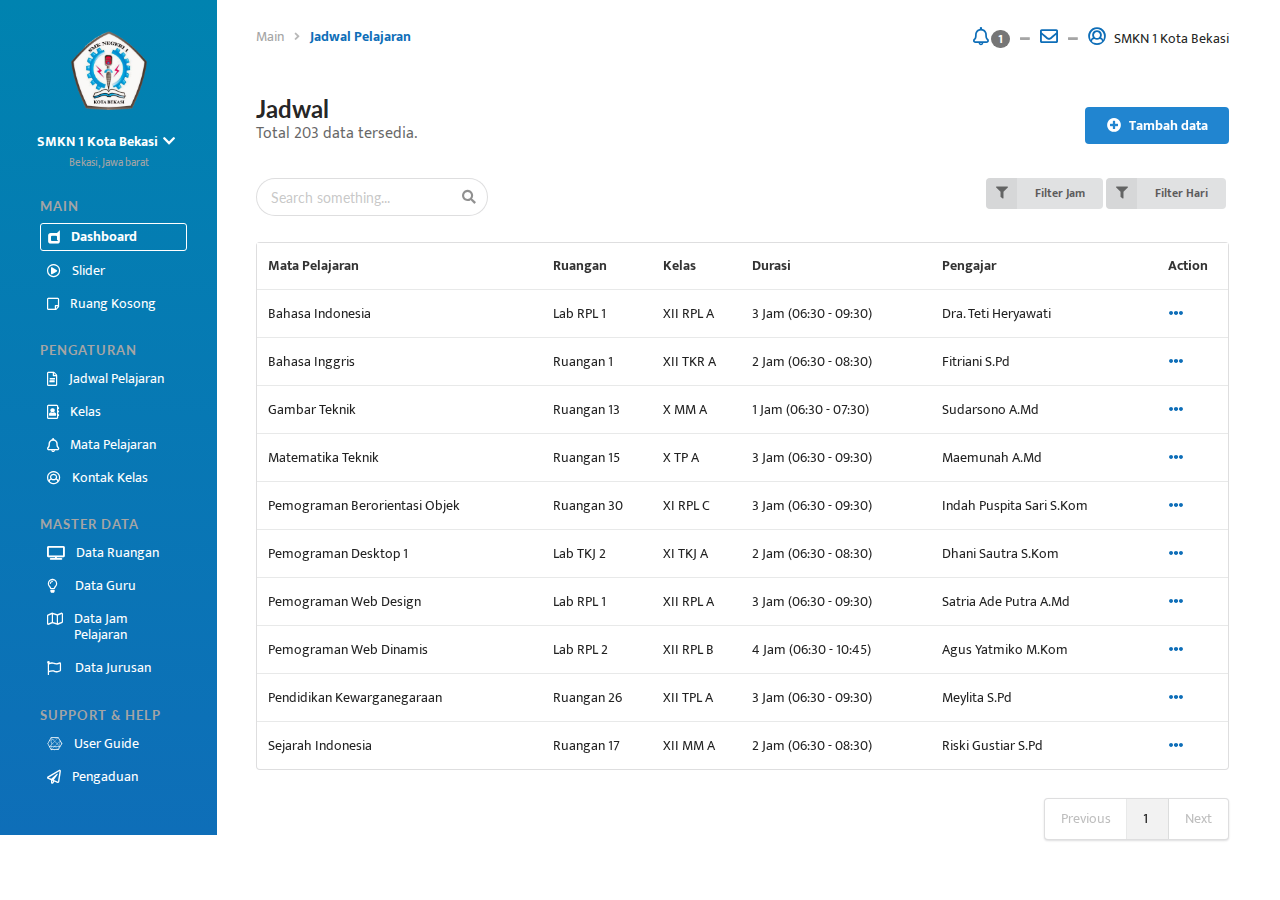
<file: index.html>
<!DOCTYPE html>
<html>
<head>
	<meta charset="utf-8"/>
	<link rel="stylesheet" type="text/css" href="assets/plugins/semantic/semantic.min.css">
	<link rel="stylesheet" type="text/css" href="assets/css/core.css">
	<link rel="stylesheet" type="text/css" href="assets/css/custom.css">
	<link rel="stylesheet" type="text/css" href="assets/css/custom-menu.css">
	<link href="https://fonts.googleapis.com/icon?family=Material+Icons" rel="stylesheet">
	<link href="https://fonts.googleapis.com/css?family=Mukta:400,500,700,800" rel="stylesheet"> 
	<script type="text/javascript" src="assets/js/jquery.min.js"></script>
	<script type="text/javascript" src="assets/plugins/datatable/jquery.dataTables.min.js"></script>
	<script type="text/javascript" src="assets/plugins/datatable/dataTables.semanticui.min.js"></script>
	<script type="text/javascript" src="assets/plugins/semantic/semantic.min.js"></script>
	<title></title>
	<style type="text/css">
	*{
		font-family: 'Mukta', sans-serif;
	}
</style>
</head>
<body>
	<div class="pusher">
		<div class="full-height">
			<div class="ui grid">
				<div class="three wide column" style="padding-bottom: 0">
					<div class=" no-pad gradient">
						<div class="custom-sidebar">
							<div class="column four wide ">
								<div class="ui container">
									<center>
										<img src="assets/img/card.png" class="m-t--20 circular ui image" width="88px">
										<div class="text-white m-t-15" >
											<div class="ui dropdown m-b--10 no-pad">
												<div class="text font-10 text-bold">SMKN 1 Kota Bekasi</div>
												<i class="chevron down icon"></i>
												<div class="menu inverted text-base" style="margin-left: 50% !important;">
													<center><i class="power off icon m-t-5"></i></center>
													<div class="item">Logout</div>
												</div>
											</div><br>
											<small class="text-grey m-t--30">Bekasi, Jawa barat</small>
										</div>
									</center>

									<div class="clear m-t--0 m-b--0"></div>

									<h4 class="text-grey font-09 module-list m-b--0">MAIN</h4>
									<div class="container">
										<div class="ui list m-l-10">
											<div class="item item-menu active">
												<i class="dashcube icon icon-menu"></i>
												<div class="content">
													<a class="link-menu  active">Dashboard</a>
												</div>
											</div>

											<div class="item item-menu">
												<i class="play circle outline icon icon-menu"></i>
												<div class="content">
													<a class="link-menu">Slider</a>
												</div>
											</div>

											<div class="item item-menu">
												<i class="sticky note outline icon icon-menu"></i>
												<div class="content">
													<a class="link-menu">Ruang Kosong</a>
												</div>
											</div>
										</div>
									</div>

									<h4 class="text-grey font-09 module-list m-b--0">PENGATURAN</h4>
									<div class="container">
										<div class="ui list m-l-10">
											<div class="item item-menu">
												<i class="file alternate outline icon icon-menu"></i>
												<div class="content">
													<a class="link-menu ">Jadwal Pelajaran</a>
												</div>
											</div>

											<div class="item item-menu">
												<i class="address book outline icon icon-menu"></i>
												<div class="content">
													<a class="link-menu">Kelas </a>
												</div>
											</div>

											<div class="item item-menu">
												<i class="bell outline icon icon-menu"></i>
												<div class="content">
													<a class="link-menu">Mata Pelajaran</a>
												</div>
											</div>

											<div class="item item-menu">
												<i class="user circle outline icon icon-menu"></i>
												<div class="content">
													<a class="link-menu">Kontak Kelas</a>
												</div>
											</div>
										</div>
									</div>

									<h4 class="text-grey font-09 module-list m-b--0">MASTER DATA</h4>
									<div class="container">
										<div class="ui list m-l-10">
											<div class="item item-menu">
												<i class="tv icon icon-menu"></i>
												<div class="content">
													<a class="link-menu">Data Ruangan</a>
												</div>
											</div>
											<div class="item item-menu">
												<i class="lightbulb outline icon icon-menu"></i>
												<div class="content">
													<a class="link-menu ">&nbsp; Data Guru</a>
												</div>
											</div>

											<div class="item item-menu">
												<i class="map outline icon icon-menu"></i>
												<div class="content">
													<a class="link-menu">Data Jam Pelajaran </a>
												</div>
											</div>

											<div class="item item-menu">
												<i class="flag outline icon icon-menu"></i>
												<div class="content">
													<a class="link-menu">&nbsp;Data Jurusan</a>
												</div>
											</div>

											
										</div>
									</div>

									<h4 class="text-grey font-09 module-list m-b--0">SUPPORT & HELP</h4>
									<div class="container">
										<div class="ui list m-l-10">
											<div class="item item-menu">
												<i class="connectdevelop icon icon-menu"></i>
												<div class="content">
													<a class="link-menu">User Guide</a>
												</div>
											</div>
											<div class="item item-menu">
												<i class="paper plane outline icon icon-menu"></i>
												<div class="content">
													<a class="link-menu ">Pengaduan</a>
												</div>
											</div>											
										</div>
									</div>

								</div>

							</div>
						</div>
					</div>
				</div>
				<div class="thirteen wide column m-l--20 m-t-20" style="padding:0 45px !important">
					<div class="clear m-t-20"></div>
					<div class="ui container">
						<div class="ui grid">
							<div class="row">
								<div class="ten wide column">
									<div class="segment">
										<div class="ui breadcrumb">
											<div class="text-grey section">Main </div>
											<i class="right angle icon divider"></i>
											<div class="active text-base section">Jadwal Pelajaran</div>
										</div>
									</div>
								</div>
								<div class="six wide column " >
									<div class="right floated righted" >
										<i class="pop bell outline  icon text-base font-13"></i><div class="ui grey horizontal label m-l--5" style="min-width: 0em !important;border-radius: 25px;padding: 3px 7px">1</div>
										<div class="ui special popup">
											<div class="content">Expired date : 28 Februari 2019</div>
										</div>
										<i class="minus m-t--10  icon text-grey font-08" ></i> 
										<i class="pop envelope outline  icon text-base font-13" ></i> 
										<div class="ui special popup">
											<div class="content">Send message to : <span class="text-base">support@piketku.id</span>  <br> When the system crash</div>
										</div>
										<i class="minus m-t--10  icon text-grey font-08" ></i> 
										<i class="user circle outline  icon text-base font-13" ></i> SMKN 1 Kota Bekasi
									</div>
								</div>
							</div>
							<div class="clear m-t-20"></div>

							<div class="row">
								<div class="sixteen column wide">
									<div class="row">
										<div class="ui two column grid">
											<div class="row">
												<div class="column"> 
													<h2 class="ui header">Jadwal
														<small class="sub header">Total 203 data tersedia.</small>
													</h2>
												</div>
												<div class="column">
													<div class="right floated blue ui animated button m-t-10" tabindex="0">
														<div class="visible content">
															<i class="plus circle icon"></i>
															Tambah data
														</div>
														<div class="hidden content">
															<i class="right arrow icon"></i>
														</div>
													</div>
												</div>
											</div>
										</div>
									</div>
									<div class="clear m-t-20"></div>
									<div class="row ">
										<div class="ui two column grid">
											<div class="column ">
												<div class="ui search">
													<div class="ui icon input tiny">
														<input class="prompt" type="text" placeholder="Search something...">
														<i class="search icon"></i>
													</div>
													<div class="results"></div>
												</div>
											</div>
											<div class="column righted">
												<div class="righted ui floating dropdown labeled icon button tiny">
													<i class="filter icon"></i>
													<span class="text">Filter Hari</span>
													<div class="menu">
														<div class="ui icon search input">
															<i class="search icon"></i>
															<input type="text" placeholder="Cari Hari">
														</div>
														<div class="divider"></div>
														<div class="header">
															<i class="tags icon"></i>
															Tag Label
														</div>
														<div class="scrolling menu">
															<div class="item">
																<div class="ui red empty circular label"></div>
																Senin
															</div>
															<div class="item">
																<div class="ui blue empty circular label"></div>
																Selasa
															</div>
															<div class="item">
																<div class="ui black empty circular label"></div>
																Rabu
															</div>
															<div class="item">
																<div class="ui purple empty circular label"></div>
																Kamis
															</div>
															<div class="item">
																<div class="ui orange empty circular label"></div>
																Jumat
															</div>
															<div class="item">
																<div class="ui empty circular label"></div>
																Sabtu
															</div>
															<div class="item">
																<div class="ui yellow empty circular label"></div>
																Minggu
															</div>
														</div>
													</div>
												</div>
												<div class="righted ui floating dropdown labeled icon button tiny">
													<i class="filter icon"></i>
													<span class="text">Filter Jam</span>
													<div class="menu">
														<div class="ui icon search input">
															<i class="search icon"></i>
															<input type="text" placeholder="Cari Hari">
														</div>
														<div class="divider"></div>
														<div class="header">
															<i class="tags icon"></i>
															Tag Label
														</div>
														<div class="scrolling menu">
															<div class="item">
																<div class="ui red empty circular label"></div>
																Jam ke 1 (07:30 - 08:30)
															</div>
															<div class="item">
																<div class="ui blue empty circular label"></div>
																Jam ke 1 (07:30 - 08:30)
															</div>
															<div class="item">
																<div class="ui black empty circular label"></div>
																Jam ke 1 (07:30 - 08:30)
															</div>
															<div class="item">
																<div class="ui purple empty circular label"></div>
																Jam ke 1 (07:30 - 08:30)
															</div>
															<div class="item">
																<div class="ui orange empty circular label"></div>
																Jam ke 1 (07:30 - 08:30)
															</div>
															<div class="item">
																<div class="ui empty circular label"></div>
																Jam ke 1 (07:30 - 08:30)
															</div>
															<div class="item">
																<div class="ui yellow empty circular label"></div>
																Jam ke 1 (07:30 - 08:30)
															</div>
														</div>
													</div>
												</div>
											</div>

											
										</div>
									</div>
									<div class="row m-t--30">
										<table class="ui single line table datatable">
											<thead>
												<tr>
													<th>Mata Pelajaran</th>
													<th>Ruangan</th>
													<th>Kelas</th>
													<th>Durasi</th>
													<th>Pengajar</th>
													<th>Action</th>
												</tr>
											</thead>
											<tbody>
												<tr>
													<td>Pemograman Web Design</td>
													<td>Lab RPL 1</td>
													<td>XII RPL A</td>
													<td>3 Jam (06:30 - 09:30)</td>
													<td>Satria Ade Putra A.Md</td>
													<td>
														<div class="ui dropdown ">
															<i class="ellipsis horizontal icon text-base"></i>
															<div class="menu inverted text-base">
																<div class="item">Edit</div>
																<div class="item">Delete</div>
															</div>
														</div>
														
													</td>
												</tr>

												<tr>
													<td>Pemograman Desktop 1</td>
													<td>Lab TKJ 2</td>
													<td>XI TKJ A</td>
													<td>2 Jam (06:30 - 08:30)</td>
													<td>Dhani Sautra S.Kom</td>
													<td>
														<div class="ui dropdown ">
															<i class="ellipsis horizontal icon text-base"></i>
															<div class="menu inverted text-base">
																<div class="item">Edit</div>
																<div class="item">Delete</div>
															</div>
														</div>
														
													</td>
												</tr>

												<tr>
													<td>Pemograman Web Dinamis </td>
													<td>Lab RPL 2</td>
													<td>XII RPL B</td>
													<td>4 Jam (06:30 - 10:45)</td>
													<td>Agus Yatmiko M.Kom</td>
													<td>
														<div class="ui dropdown ">
															<i class="ellipsis horizontal icon text-base"></i>
															<div class="menu inverted text-base">
																<div class="item">Edit</div>
																<div class="item">Delete</div>
															</div>
														</div>
														
													</td>
												</tr>

												<tr>
													<td>Pemograman Berorientasi Objek</td>
													<td>Ruangan 30</td>
													<td>XI RPL C</td>
													<td>3 Jam (06:30 - 09:30)</td>
													<td>Indah Puspita Sari S.Kom</td>
													<td>
														<div class="ui dropdown ">
															<i class="ellipsis horizontal icon text-base"></i>
															<div class="menu inverted text-base">
																<div class="item">Edit</div>
																<div class="item">Delete</div>
															</div>
														</div>
														
													</td>
												</tr>

												<tr>
													<td>Matematika Teknik</td>
													<td>Ruangan 15</td>
													<td>X TP A</td>
													<td>3 Jam (06:30 - 09:30)</td>
													<td>Maemunah A.Md</td>
													<td>
														<div class="ui dropdown ">
															<i class="ellipsis horizontal icon text-base"></i>
															<div class="menu inverted text-base">
																<div class="item">Edit</div>
																<div class="item">Delete</div>
															</div>
														</div>
														
													</td>
												</tr>

												<tr>
													<td>Gambar Teknik</td>
													<td>Ruangan 13</td>
													<td>X MM A</td>
													<td>1 Jam (06:30 - 07:30)</td>
													<td>Sudarsono A.Md</td>
													<td>
														<div class="ui dropdown ">
															<i class="ellipsis horizontal icon text-base"></i>
															<div class="menu inverted text-base">
																<div class="item">Edit</div>
																<div class="item">Delete</div>
															</div>
														</div>
														
													</td>
												</tr>

												<tr>
													<td>Bahasa Indonesia</td>
													<td>Lab RPL 1</td>
													<td>XII RPL A</td>
													<td>3 Jam (06:30 - 09:30)</td>
													<td>Dra. Teti Heryawati</td>
													<td>
														<div class="ui dropdown ">
															<i class="ellipsis horizontal icon text-base"></i>
															<div class="menu inverted text-base">
																<div class="item">Edit</div>
																<div class="item">Delete</div>
															</div>
														</div>
														
													</td>
												</tr>

												<tr>
													<td>Pendidikan Kewarganegaraan</td>
													<td>Ruangan 26</td>
													<td>XII TPL A</td>
													<td>3 Jam (06:30 - 09:30)</td>
													<td>Meylita S.Pd</td>
													<td>
														<div class="ui dropdown ">
															<i class="ellipsis horizontal icon text-base"></i>
															<div class="menu inverted text-base">
																<div class="item">Edit</div>
																<div class="item">Delete</div>
															</div>
														</div>
														
													</td>
												</tr>

												<tr>
													<td>Sejarah Indonesia</td>
													<td>Ruangan 17</td>
													<td>XII MM A</td>
													<td>2 Jam (06:30 - 08:30)</td>
													<td>Riski Gustiar S.Pd</td>
													<td>
														<div class="ui dropdown ">
															<i class="ellipsis horizontal icon text-base"></i>
															<div class="menu inverted text-base">
																<div class="item">Edit</div>
																<div class="item">Delete</div>
															</div>
														</div>
														
													</td>
												</tr>

												<tr>
													<td>Bahasa Inggris</td>
													<td>Ruangan 1</td>
													<td>XII TKR A</td>
													<td>2 Jam (06:30 - 08:30)</td>
													<td>Fitriani S.Pd</td>
													<td>
														<div class="ui dropdown ">
															<i class="ellipsis horizontal icon text-base"></i>
															<div class="menu inverted text-base">
																<div class="item">Edit</div>
																<div class="item">Delete</div>
															</div>
														</div>
														
													</td>
												</tr>
											</tbody>
										</table>
									</div>
								</div>
							</div>
						</div>
					</div>
				</div>
			</div>
		</div>
	</div>
</div>


</body>
<script type="text/javascript">
	$(document).ready(function(){
		$('.ui.dropdown') .dropdown();
		$('.datatable').DataTable({
			"info":     false,
			"filter" : false,
			"bLengthChange": false,
		});
		$('.pop') .popup({ inline: true });
	})
</script>
</html>
</file>
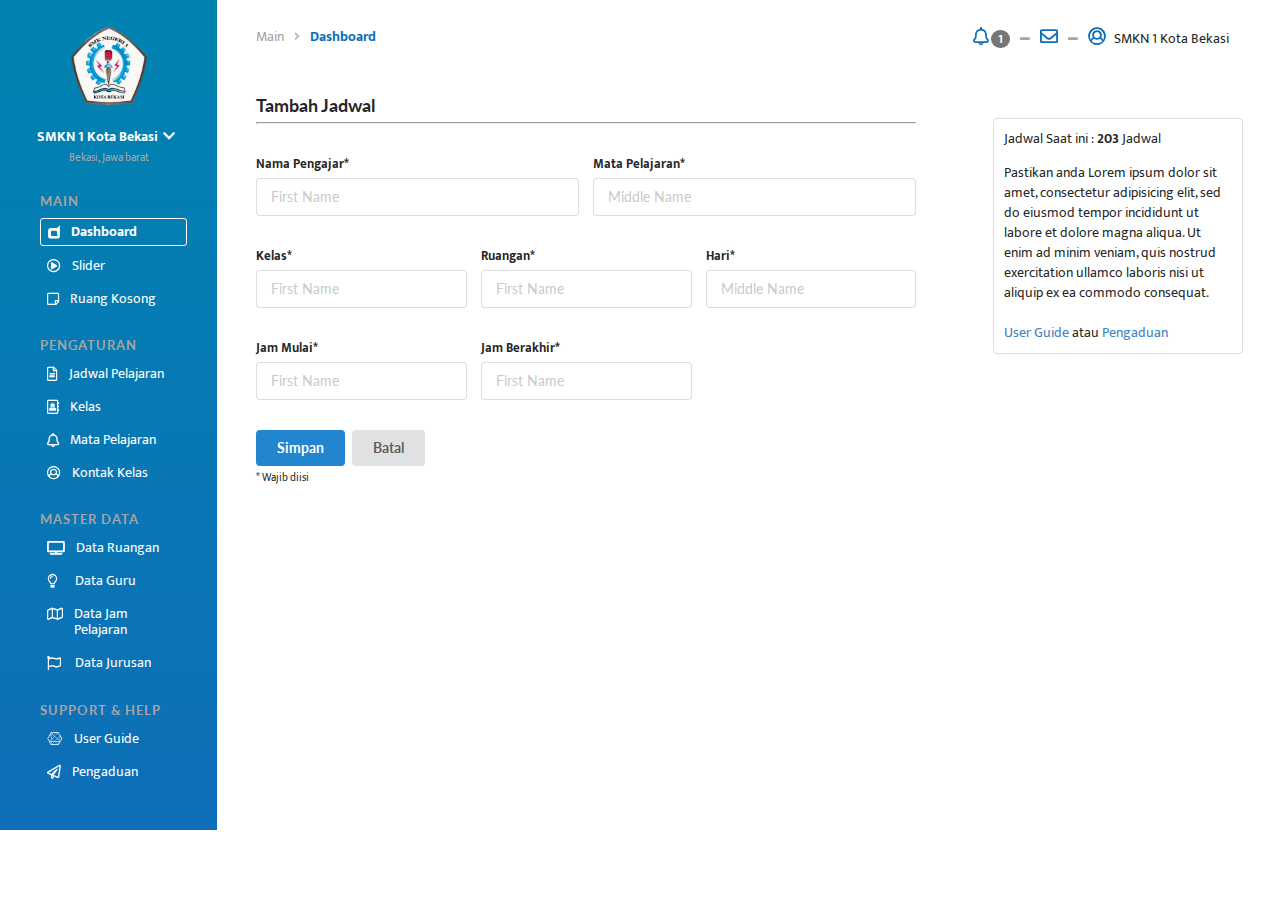
<file: form.html>
<!DOCTYPE html>
<html>
<head>
	<meta charset="utf-8"/>
	<link rel="stylesheet" type="text/css" href="assets/plugins/semantic/semantic.min.css">
	<link rel="stylesheet" type="text/css" href="assets/css/core.css">
	<link rel="stylesheet" type="text/css" href="assets/css/custom.css">
	<link rel="stylesheet" type="text/css" href="assets/css/custom-form.css">
	<link rel="stylesheet" type="text/css" href="assets/css/custom-menu.css">
	<link href="https://fonts.googleapis.com/icon?family=Material+Icons" rel="stylesheet">
	<link href="https://fonts.googleapis.com/css?family=Mukta:400,500,700,800" rel="stylesheet"> 
	<script type="text/javascript" src="assets/js/jquery.min.js"></script>
	<script type="text/javascript" src="assets/plugins/datatable/jquery.dataTables.min.js"></script>
	<script type="text/javascript" src="assets/plugins/datatable/dataTables.semanticui.min.js"></script>
	<script type="text/javascript" src="assets/plugins/semantic/semantic.min.js"></script>
	<title></title>
	<style type="text/css">
	*{
		font-family: 'Mukta', sans-serif;
	}
</style>
</head>
<body>
	<div class="pusher">
		<div class="full-height">
			<div class="ui grid">
				<div class="three wide column" style="padding-bottom: 0">
					<div class=" no-pad gradient">
						<div class="custom-sidebar">
							<div class="column four wide ">
								<div class="ui container">
									<center>
										<img src="assets/img/card.png" class="m-t--25 circular ui image" width="88px">
										<div class="text-white m-t-15" >
											<div class="ui dropdown m-b--10 no-pad">
												<div class="text font-10 text-bold">SMKN 1 Kota Bekasi</div>
												<i class="chevron down icon"></i>
												<div class="menu inverted text-base" style="margin-left: 50% !important;">
													<center><i class="power off icon m-t-5"></i></center>
													<div class="item">Logout</div>
												</div>
											</div><br>
											<small class="text-grey m-t--30">Bekasi, Jawa barat</small>
										</div>
									</center>
									<div class="clear m-t--0 m-b--0"></div>

									<h4 class="text-grey font-09 module-list m-b--0">MAIN</h4>
									<div class="container">
										<div class="ui list m-l-10">
											<div class="item item-menu active">
												<i class="dashcube icon icon-menu"></i>
												<div class="content">
													<a class="link-menu  active">Dashboard</a>
												</div>
											</div>

											<div class="item item-menu">
												<i class="play circle outline icon icon-menu"></i>
												<div class="content">
													<a class="link-menu">Slider</a>
												</div>
											</div>

											<div class="item item-menu">
												<i class="sticky note outline icon icon-menu"></i>
												<div class="content">
													<a class="link-menu">Ruang Kosong</a>
												</div>
											</div>
										</div>
									</div>

									<h4 class="text-grey font-09 module-list m-b--0">PENGATURAN</h4>
									<div class="container">
										<div class="ui list m-l-10">
											<div class="item item-menu">
												<i class="file alternate outline icon icon-menu"></i>
												<div class="content">
													<a class="link-menu ">Jadwal Pelajaran</a>
												</div>
											</div>

											<div class="item item-menu">
												<i class="address book outline icon icon-menu"></i>
												<div class="content">
													<a class="link-menu">Kelas </a>
												</div>
											</div>

											<div class="item item-menu">
												<i class="bell outline icon icon-menu"></i>
												<div class="content">
													<a class="link-menu">Mata Pelajaran</a>
												</div>
											</div>

											<div class="item item-menu">
												<i class="user circle outline icon icon-menu"></i>
												<div class="content">
													<a class="link-menu">Kontak Kelas</a>
												</div>
											</div>
										</div>
									</div>

									<h4 class="text-grey font-09 module-list m-b--0">MASTER DATA</h4>
									<div class="container">
										<div class="ui list m-l-10">
											<div class="item item-menu">
												<i class="tv icon icon-menu"></i>
												<div class="content">
													<a class="link-menu">Data Ruangan</a>
												</div>
											</div>
											<div class="item item-menu">
												<i class="lightbulb outline icon icon-menu"></i>
												<div class="content">
													<a class="link-menu ">&nbsp; Data Guru</a>
												</div>
											</div>

											<div class="item item-menu">
												<i class="map outline icon icon-menu"></i>
												<div class="content">
													<a class="link-menu">Data Jam Pelajaran </a>
												</div>
											</div>

											<div class="item item-menu">
												<i class="flag outline icon icon-menu"></i>
												<div class="content">
													<a class="link-menu">&nbsp;Data Jurusan</a>
												</div>
											</div>

											
										</div>
									</div>

									<h4 class="text-grey font-09 module-list m-b--0">SUPPORT & HELP</h4>
									<div class="container">
										<div class="ui list m-l-10">
											<div class="item item-menu">
												<i class="connectdevelop icon icon-menu"></i>
												<div class="content">
													<a class="link-menu">User Guide</a>
												</div>
											</div>
											<div class="item item-menu">
												<i class="paper plane outline icon icon-menu"></i>
												<div class="content">
													<a class="link-menu ">Pengaduan</a>
												</div>
											</div>											
										</div>
									</div>

								</div>

							</div>
						</div>
					</div>
				</div>
				<div class="thirteen wide column m-l--20 m-t-20" style="padding:0 45px !important">
					<div class="clear m-t-20"></div>
					<div class="ui container">
						<div class="ui grid">
							<div class="row">
								<div class="ten wide column">
									<div class="segment">
										<div class="ui breadcrumb">
											<div class="text-grey section">Main </div>
											<i class="right angle icon divider"></i>
											<div class="active text-base section">Dashboard</div>
										</div>
									</div>
								</div>
								<div class="six wide column " >
									<div class="right floated righted" >
										<i class="pop bell outline  icon text-base font-13"></i><div class="ui grey horizontal label m-l--5" style="min-width: 0em !important;border-radius: 25px;padding: 3px 7px">1</div>
										<div class="ui special popup">
											<div class="content">Expired date : 28 Februari 2019</div>
										</div>
										<i class="minus m-t--10  icon text-grey font-08" ></i> 
										<i class="pop envelope outline  icon text-base font-13" ></i> 
										<div class="ui special popup">
											<div class="content">Send message to : <span class="text-base">support@piketku.id</span>  <br> When the system crash</div>
										</div>
										<i class="minus m-t--10  icon text-grey font-08" ></i> 
										<i class="user circle outline  icon text-base font-13" ></i> SMKN 1 Kota Bekasi
									</div>
								</div>
							</div>
							<div class="clear m-t-20"></div>

							<div class="row">
								<div class="sixteen column wide">
									<div class="row">
										<div class="ui two column grid">
											<div class="row">
												<div class="column"> 
													<h3 class="ui header">Tambah Jadwal
														<small class="sub header"></small>
													</h3>
												</div>
												
											</div>
										</div>
									</div>
									<div class="row ui grid">
										<div class="column eleven wide">
											<form class="ui form">
												<hr class="text-grey m-t--10 m-b-30">

												<div class="two fields m-t-30">
													<div class="field">
														<label>Nama Pengajar*</label>
														<input type="text" placeholder="First Name">
													</div>
													<div class="field">
														<label>Mata Pelajaran*</label>
														<input type="text" placeholder="Middle Name">
													</div>
												</div>

												<div class="three fields m-t-30">
													<div class="field">
														<label>Kelas*</label>
														<input type="text" placeholder="First Name">
													</div>
													<div class="field">
														<label>Ruangan*</label>
														<input type="text" placeholder="First Name">
													</div>
													<div class="field">
														<label>Hari*</label>
														<input type="text" placeholder="Middle Name">
													</div>
												</div>

												<div class="three fields m-t-30">
													<div class="field">
														<label>Jam Mulai*</label>
														<input type="text" placeholder="First Name">
													</div>
													<div class="field">
														<label>Jam Berakhir*</label>
														<input type="text" placeholder="First Name">
													</div>
												</div>

												<div class="field m-t-30">
													<button class="ui blue button" type="submit">Simpan</button>
													<button class="ui button" type="submit">Batal</button>
												</div>
												<div class="field m-t--10">
													<p class="font-08">* Wajib diisi</p>

												</div>

												
											</form>
										</div>

										<div class="column">
											
										</div>

										<div class="column four wide no-pad ">
											<div class="wrap ">
												<p>Jadwal Saat ini :  <b>203 </b> Jadwal</p>
												<p>
													Pastikan anda Lorem ipsum dolor sit amet, consectetur adipisicing elit, sed do eiusmod
													tempor incididunt ut labore et dolore magna aliqua. Ut enim ad minim veniam,
													quis nostrud exercitation ullamco laboris nisi ut aliquip ex ea commodo
													consequat.<br><br>
													<a href="#">User Guide</a> atau <a href="#">Pengaduan</a>
												</p>
											</div>
										</div>
									</div>
								</div>
							</div>
						</div>
					</div>
				</div>
			</div>
		</div>
	</div>
</div>


</body>
<script type="text/javascript">
	$(document).ready(function(){
		$('.ui.dropdown') .dropdown();
		$('.datatable').DataTable({
			"info":     false,
			"filter" : false,
			"bLengthChange": false,
		});
		$('.pop') .popup({ inline: true });
	})
</script>
</html>
</file>
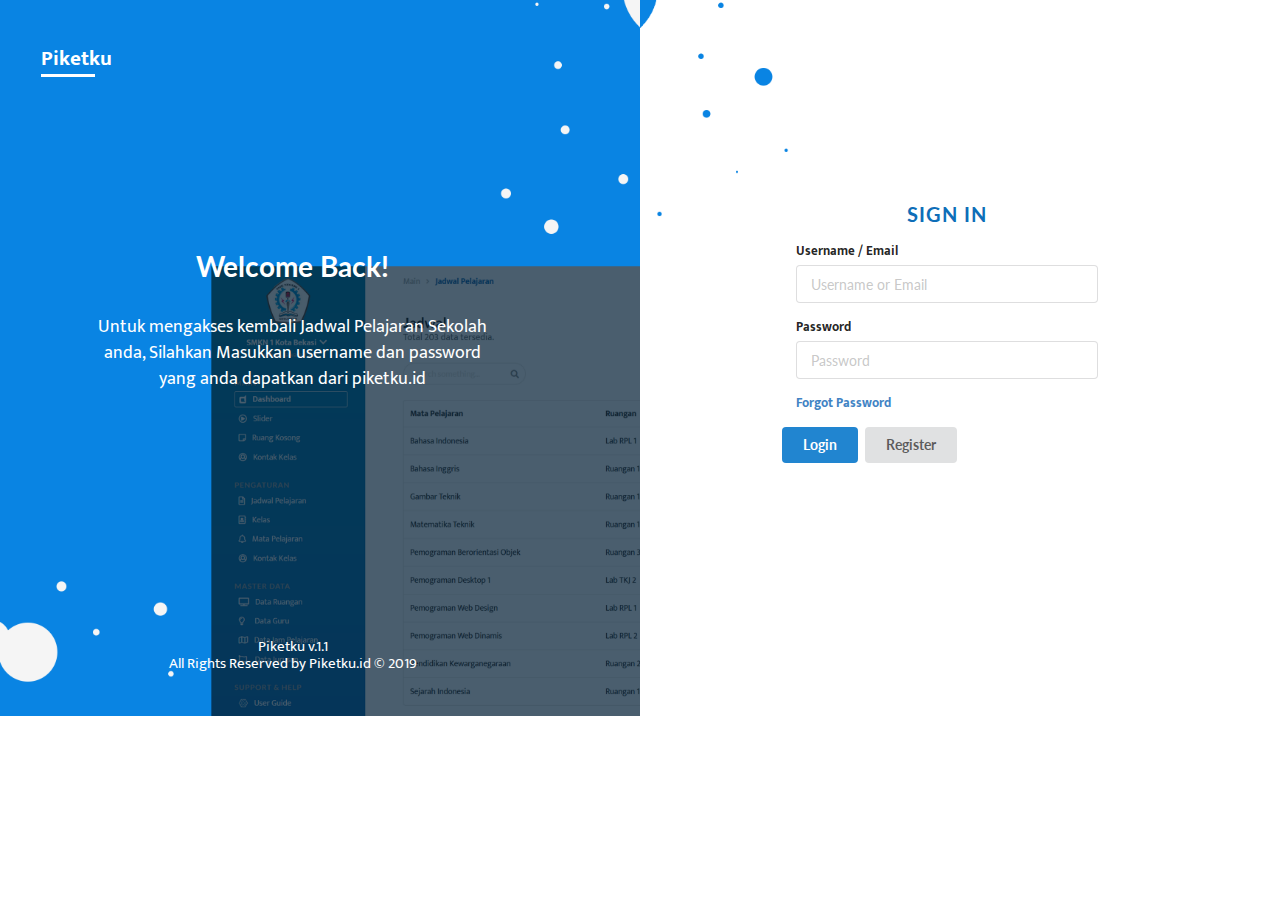
<file: login.html>
<!DOCTYPE html>
<html>
<head>
	<meta charset="utf-8"/>
	<link rel="stylesheet" type="text/css" href="assets/plugins/semantic/semantic.min.css">
	<link rel="stylesheet" type="text/css" href="assets/css/custom.css">
	<link href="https://fonts.googleapis.com/icon?family=Material+Icons" rel="stylesheet">
	<link href="https://fonts.googleapis.com/css?family=Mukta:400,500,700,800" rel="stylesheet"> 
	<script type="text/javascript" src="assets/js/jquery.min.js"></script>

	<title></title>
	<style type="text/css">
	*{
		font-family: 'Mukta', sans-serif;
	}
</style>
</head>
<body style="overflow-y: hidden;">
	<div class="pusher" style="min-height: 100%;">
		<div class="full-height" style="">
			<div class="ui grid" >
				<div class="eight wide column " style="background: url('assets/img/left-login.png') no-repeat;background-position: top;background-size: cover;" >
					<div class="ui grid m-t-30">
						<div class="column"></div>
						<div class="column two wide text-white text-bold font-15">
							<p style="border-bottom: 3px solid white">
								Piketku
							</p>
						</div>
					</div>
					<div class="ui grid row" style="margin-top: 25%">
						<div class="column two"></div>
						<div class="column thirteen wide">
							<center>
								<h1 class="text-bold text-white" >Welcome Back!</h1>
								<p class="font-13 text-white m-t-30" style="width: 80%">
									Untuk mengakses kembali Jadwal Pelajaran Sekolah anda, Silahkan Masukkan username dan password yang anda dapatkan dari piketku.id
								</p>
							</center>
						</div>
					</div>
					<div class="ui grid row" style="margin-top: 32%;margin-bottom: 2%;">
						<div class="column two"></div>
						<div class="column thirteen wide">
							<center>
								<p class="font-11 text-white m-t-30" style="width: 80%">
									Piketku v.1.1
								</p>
								<p class="font-11 text-white m-t--20" style="width: 80%">
									All Rights Reserved by Piketku.id &copy; 2019
								</p>
							</center>
						</div>
					</div>
				</div>
				<div class="eight wide column " style="background: url('assets/img/right-login.png') no-repeat;background-position: top;background-size: cover;" >
					<div class="ui grid row" style="margin-top: 30%">
						<div class="column two"></div>
						<div class="column thirteen wide">
							<center>
								<h1 class="text-bold text-base font-14" style="letter-spacing: 1px" >SIGN IN</h1>

								<form class="ui form" style="width: 60%">
									<div class="field">
										<label style="text-align: left;">Username / Email </label>
										<input type="text" name="first-name" placeholder="Username or Email">
									</div>
									<div class="field">
										<label style="text-align: left;">Password</label>
										<input type="text" name="last-name" placeholder="Password">
									</div>
									<div class="field">
										<label style="text-align: left;"><a href="#">Forgot Password</a></label>
									</div>
									<div class="field" style="margin-left: -50%;">
										
									<button class="ui blue button" type="submit">Login</button>
									<button class="ui button" type="submit">Register</button>
									</div>
								</form>
							</center>
						</div>
					</div>
				</div>
			</div>
		</div>
	</div>
</div>


</body>
<script type="text/javascript">
	
</script>
</html>
</file>
<file: assets/css/core.css>
.gradient{
	background: #0E6EB8; /* fallback for old browsers */
	background: -webkit-linear-gradient(to top, #0E6EB8, #0083b0); /* Chrome 10-25, Safari 5.1-6 */
	background: linear-gradient(to top, #0E6EB8, #0083b0); /* W3C, IE 10+/ Edge, Firefox 16+, Chrome 26+, Opera 12+, Safari 7+ */
}
</file>
<file: assets/css/custom.css>
:root{
	--m-0: 0px;
	--m-5: 5px;
	--m-10: 10px;
	--m-15: 15px;
	--m-20: 20px;
	--m-25: 25px;
	--m-30: 30px;

	--m--0: -0px;
	--m--5: -5px;
	--m--10:-10px;
	--m--15:-15px;
	--m--20:-20px;
	--m--25:-25px;
	--m--30:-30px;

}

.righted{
	float: right !important;
}

.font-08{
	font-size: 0.8em !important;
}
.font-09{
	font-size: 0.9em !important;
}
.font-10{
	font-size: 1.0em !important;
}
.font-11{
	font-size: 1.1em !important;
}
.font-12{
	font-size: 1.2em !important;
}
.font-13{
	font-size: 1.3em !important;
}
.font-14{
	font-size: 1.4em !important;
}
.font-15{
	font-size: 1.5em !important;
}
.font-16{
	font-size: 1.6em !important;
}
.font-17{
	font-size: 1.7em !important;
}
.font-18{
	font-size: 1.8em !important;
}
.font-19{
	font-size: 1.9em !important;
}
.font-20{
	font-size: 2.0em !important;
}



.text-italic{
	font-style: italic;
}
.text-bold{
	font-weight: bold;
}
.text-grey{
	color: #a5a5a5 !important;
}
.text-white{
	color: white !important;
}
.text-base{
	color: #0E6EB8 !important;
}

.no-pad{
	padding: var(--m--0) !important;
}

.m-t--0{
	margin-top: var(--m--0) !important;
}

.m-t--5{
	margin-top: var(--m--5) !important;
}

.m-t--10{
	margin-top: var(--m--10) !important;
}

.m-t--15{
	margin-top: var(--m--15) !important;
}

.m-t--20{
	margin-top: var(--m--20) !important;
}

.m-t--25{
	margin-top: var(--m--25) !important;
}

.m-t--30{
	margin-top: var(--m--30) !important;
}

.m-t-0{
	margin-top: var(--m-0) !important;
}

.m-t-5{
	margin-top: var(--m-5) !important;
}

.m-t-10{
	margin-top: var(--m-10) !important;
}

.m-t-15{
	margin-top: var(--m-15) !important;
}

.m-t-20{
	margin-top: var(--m-20) !important;
}

.m-t-25{
	margin-top: var(--m-25) !important;
}

.m-t-30{
	margin-top: var(--m-30) !important;
}
.m-l--0{
	margin-left: var(--m--0) !important;
}

.m-l--5{
	margin-left: var(--m--5) !important;
}

.m-l--10{
	margin-left: var(--m--10) !important;
}

.m-l--15{
	margin-left: var(--m--15) !important;
}

.m-l--20{
	margin-left: var(--m--20) !important;
}

.m-l--25{
	margin-left: var(--m--25) !important;
}

.m-l--30{
	margin-left: var(--m--30) !important;
}

.m-l-0{
	margin-left: var(--m-0) !important;
}

.m-l-5{
	margin-left: var(--m-5) !important;
}

.m-l-10{
	margin-left: var(--m-10) !important;
}

.m-l-15{
	margin-left: var(--m-15) !important;
}

.m-l-20{
	margin-left: var(--m-20) !important;
}

.m-l-25{
	margin-left: var(--m-25) !important;
}

.m-l-30{
	margin-left: var(--m-30) !important;
}

.m-r--0{
	margin-right: var(--m--0) !important;
}

.m-r--5{
	margin-right: var(--m--5) !important;
}

.m-r--10{
	margin-right: var(--m--10) !important;
}

.m-r--15{
	margin-right: var(--m--15) !important;
}

.m-r--20{
	margin-right: var(--m--20) !important;
}

.m-r--25{
	margin-right: var(--m--25) !important;
}

.m-r--30{
	margin-right: var(--m--30) !important;
}

.m-r-0{
	margin-right: var(--m-0) !important;
}

.m-r-5{
	margin-right: var(--m-5) !important;
}

.m-r-10{
	margin-right: var(--m-10) !important;
}

.m-r-15{
	margin-right: var(--m-15) !important;
}

.m-r-20{
	margin-right: var(--m-20) !important;
}

.m-r-25{
	margin-right: var(--m-25) !important;
}

.m-r-30{
	margin-right: var(--m-30) !important;
}
.m-b--0{
	margin-bottom: var(--m--0) !important;
}

.m-b--5{
	margin-bottom: var(--m--5) !important;
}

.m-b--10{
	margin-bottom: var(--m--10) !important;
}

.m-b--15{
	margin-bottom: var(--m--15) !important;
}

.m-b--20{
	margin-bottom: var(--m--20) !important;
}

.m-b--25{
	margin-bottom: var(--m--25) !important;
}

.m-b--30{
	margin-bottom: var(--m--30) !important;
}

.m-b-0{
	margin-bottom: var(--m-0) !important;
}

.m-b-5{
	margin-bottom: var(--m-5) !important;
}

.m-b-10{
	margin-bottom: var(--m-10) !important;
}

.m-b-15{
	margin-bottom: var(--m-15) !important;
}

.m-b-20{
	margin-bottom: var(--m-20) !important;
}

.m-b-25{
	margin-bottom: var(--m-25) !important;
}

.m-b-30{
	margin-bottom: var(--m-30) !important;
}
</file>
<file: assets/css/custom-menu.css>
.custom-sidebar{
	background: transparent;width: 100%;padding: 45px 30px
}
.module-list{
	letter-spacing: 1px;text-indent: 10px
}

.item-menu{
	margin-top: 7px;
	border-radius: 3px;
	padding:5px 7px !important;
}

.item-menu:not(.active):hover{
	font-weight: bold;
	border:1px solid white;
}

.item-menu.active{
	border:1px solid white;
}

a.link-menu.active{
	font-weight: bold !important;
}

.link-menu{
	font-size: 1.0em;
	color: white !important;
}

.link-menu .active{
	font-weight: bold;
}

.icon-menu{
	color: white !important;
	font-size: 1.0em !important;
	font-weight: bold;
}
.custom-label{
	min-width: 0em !important;border-radius: 25px;padding: 3px 7px
}
</file>
<file: assets/css/custom-form.css>
.wrap{
	border-radius:.28571429rem;
	padding: 10px;
	border:1px solid rgba(34, 36, 38, 0.15);;
}
</file>
